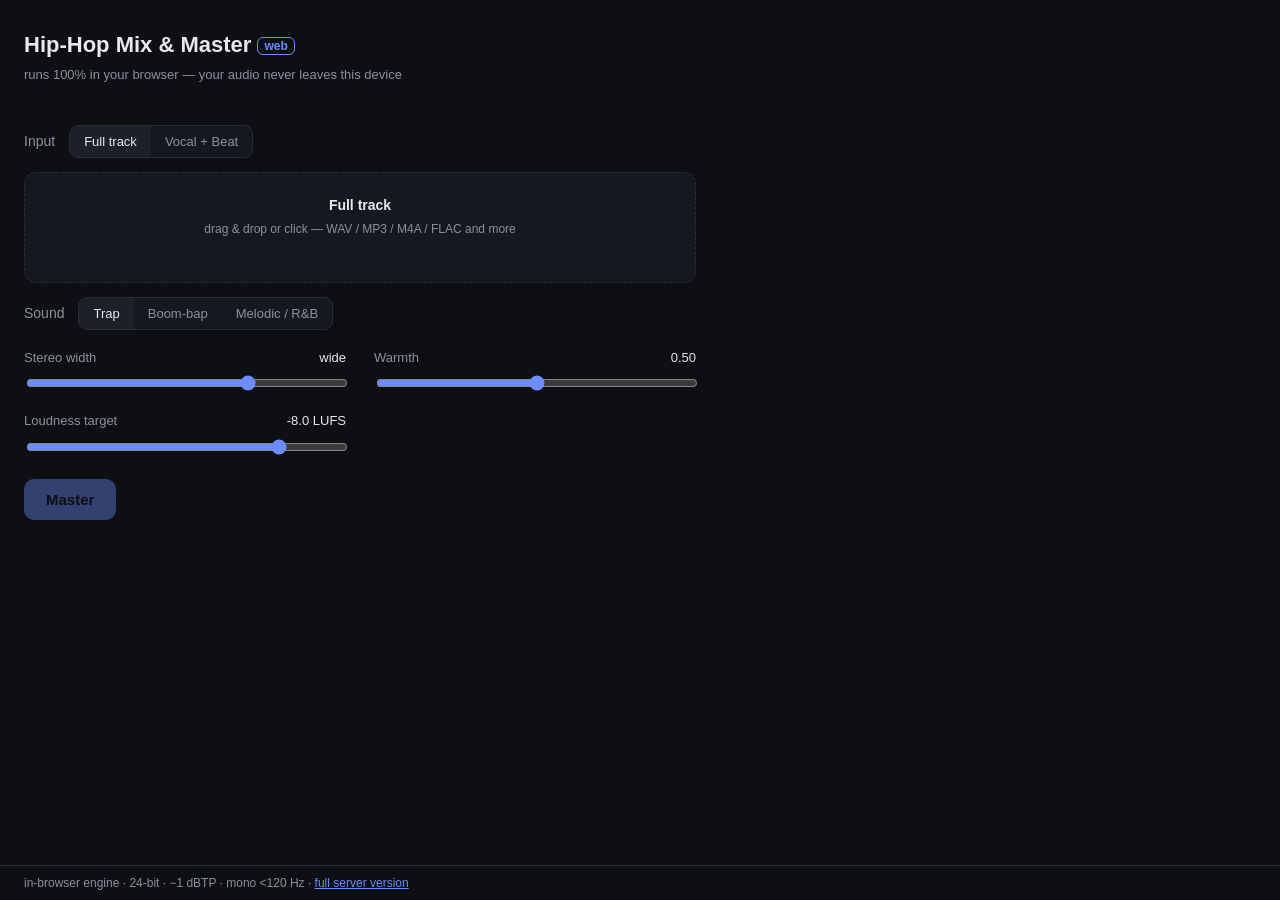
<file: index.html>
<!DOCTYPE html>
<html lang="en">
<head>
<meta charset="utf-8" />
<meta name="viewport" content="width=device-width, initial-scale=1" />
<title>Hip-Hop Mix &amp; Master — Web</title>
<link rel="stylesheet" href="style.css" />
</head>
<body>
<header>
  <h1>Hip-Hop Mix &amp; Master <span class="lite">web</span></h1>
  <p class="tag">runs 100% in your browser — your audio never leaves this device</p>
</header>

<main>
  <div class="mode-row">
    <label>Input</label>
    <div class="seg" id="input-mode">
      <button class="seg-btn active" data-input="track">Full track</button>
      <button class="seg-btn" data-input="stems">Vocal + Beat</button>
    </div>
  </div>

  <section class="drops" id="drops-track">
    <div class="drop" id="drop-track" data-kind="track">
      <div class="drop-label">Full track</div>
      <div class="drop-hint">drag &amp; drop or click — WAV / MP3 / M4A / FLAC and more</div>
      <div class="drop-file"></div>
      <input type="file" accept="audio/*,.wav,.aif,.aiff,.aifc,.flac,.mp3,.m4a,.aac,.mp4,.ogg,.oga,.opus,.wma,.webm,.caf,.w64,.alac" hidden />
    </div>
  </section>

  <section class="drops two" id="drops-stems" hidden>
    <div class="drop" data-kind="vocal">
      <div class="drop-label">Vocal</div>
      <div class="drop-hint">drag &amp; drop or click</div>
      <div class="drop-file"></div>
      <input type="file" accept="audio/*,.wav,.aif,.aiff,.aifc,.flac,.mp3,.m4a,.aac,.mp4,.ogg,.oga,.opus,.wma,.webm,.caf,.w64,.alac" hidden />
    </div>
    <div class="drop" data-kind="instrumental">
      <div class="drop-label">Instrumental</div>
      <div class="drop-hint">drag &amp; drop or click</div>
      <div class="drop-file"></div>
      <input type="file" accept="audio/*,.wav,.aif,.aiff,.aifc,.flac,.mp3,.m4a,.aac,.mp4,.ogg,.oga,.opus,.wma,.webm,.caf,.w64,.alac" hidden />
    </div>
  </section>

  <div class="mode-row">
    <label>Sound</label>
    <div class="seg" id="sound">
      <button class="seg-btn active" data-sound="trap">Trap</button>
      <button class="seg-btn" data-sound="boombap">Boom-bap</button>
      <button class="seg-btn" data-sound="melodic">Melodic / R&amp;B</button>
    </div>
  </div>

  <div class="sliders">
    <div class="slider" id="row-vocal" hidden>
      <label>Vocal vs. beat <span class="val" id="v-vocal">0.0 dB</span></label>
      <input type="range" id="s-vocal" min="-6" max="6" step="0.5" value="0" />
    </div>
    <div class="slider">
      <label>Stereo width <span class="val" id="v-width">wide</span></label>
      <input type="range" id="s-width" min="0" max="1" step="0.05" value="0.7" />
    </div>
    <div class="slider">
      <label>Warmth <span class="val" id="v-warmth">0.50</span></label>
      <input type="range" id="s-warmth" min="0" max="1" step="0.05" value="0.5" />
    </div>
    <div class="slider">
      <label>Loudness target <span class="val" id="v-loud">-8.0 LUFS</span></label>
      <input type="range" id="s-loud" min="-12" max="-7" step="0.5" value="-8" />
    </div>
  </div>

  <button id="master-btn" class="primary" disabled>Master</button>
  <div id="prog-wrap" hidden>
    <div class="prog-outer"><div class="prog-inner" id="prog-bar"></div></div>
    <div id="prog-label"></div>
  </div>
  <div id="status" class="status"></div>

  <section id="result" hidden>
    <div class="ab-head">
      <span>A/B (real levels)</span>
      <div class="seg" id="ab-toggle">
        <button class="seg-btn" data-ab="pre">Before</button>
        <button class="seg-btn active" data-ab="master">After (master)</button>
      </div>
    </div>
    <audio id="player" controls></audio>
    <div id="report" class="report"></div>
    <a id="download" class="primary download" download="master.wav">Download 24-bit WAV</a>
  </section>
</main>

<footer>in-browser engine · 24-bit · −1 dBTP · mono &lt;120 Hz ·
  <a href="https://github.com/ddeonmadeit/master-tool">full server version</a></footer>

<script src="app.js"></script>
</body>
</html>
</file>
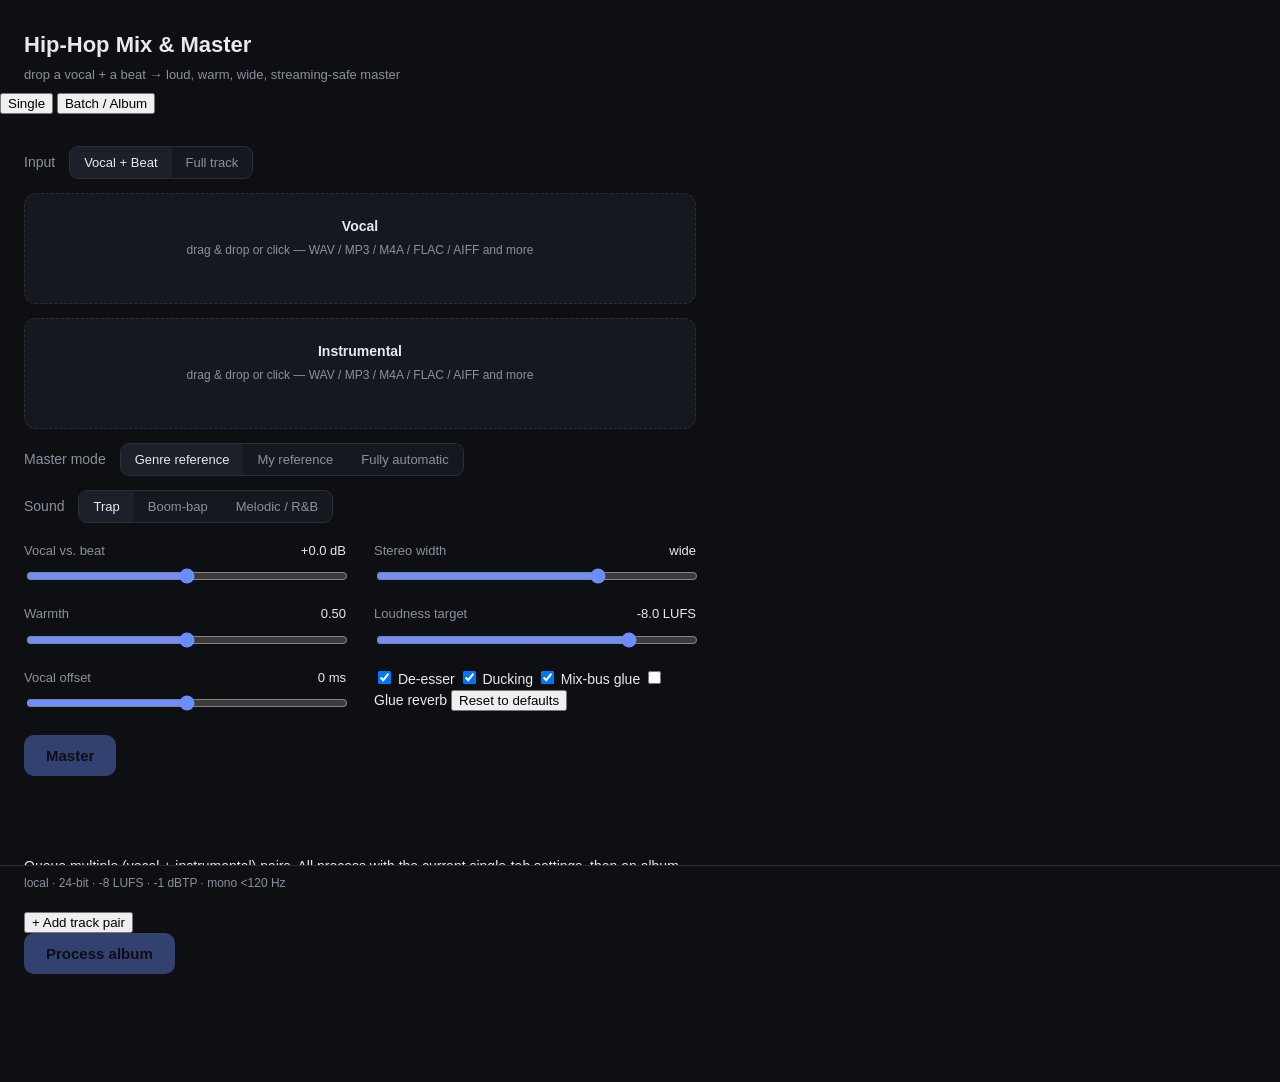
<file: static/index.html>
<!DOCTYPE html>
<html lang="en">
<head>
<meta charset="utf-8" />
<meta name="viewport" content="width=device-width, initial-scale=1" />
<title>Hip-Hop Mix &amp; Master</title>
<link rel="stylesheet" href="/style.css?v=11" />
</head>
<body>
<header>
  <h1>Hip-Hop Mix &amp; Master</h1>
  <p class="tag">drop a vocal + a beat → loud, warm, wide, streaming-safe master</p>
</header>

<nav class="tabs">
  <button class="tab active" data-tab="single">Single</button>
  <button class="tab" data-tab="batch">Batch / Album</button>
</nav>

<!-- ───────────────────────── SINGLE ───────────────────────── -->
<main id="single" class="panel active">
  <div class="mode-row input-row">
    <label>Input</label>
    <div class="seg" id="input-mode">
      <button class="seg-btn active" data-input="stems">Vocal + Beat</button>
      <button class="seg-btn" data-input="track">Full track</button>
    </div>
  </div>

  <section class="drops" id="drops-stems">
    <div class="drop" id="drop-vocal" data-kind="vocal">
      <div class="drop-label">Vocal</div>
      <div class="drop-hint">drag &amp; drop or click — WAV / MP3 / M4A / FLAC / AIFF and more</div>
      <div class="drop-file"></div>
      <input type="file" accept="audio/*,.wav,.aif,.aiff,.aifc,.flac,.mp3,.m4a,.aac,.mp4,.ogg,.oga,.opus,.wma,.webm,.caf,.w64,.alac" hidden />
    </div>
    <div class="drop" id="drop-instrumental" data-kind="instrumental">
      <div class="drop-label">Instrumental</div>
      <div class="drop-hint">drag &amp; drop or click — WAV / MP3 / M4A / FLAC / AIFF and more</div>
      <div class="drop-file"></div>
      <input type="file" accept="audio/*,.wav,.aif,.aiff,.aifc,.flac,.mp3,.m4a,.aac,.mp4,.ogg,.oga,.opus,.wma,.webm,.caf,.w64,.alac" hidden />
    </div>
  </section>

  <section class="drops" id="drops-track" hidden>
    <div class="drop" id="drop-track" data-kind="track">
      <div class="drop-label">Full track</div>
      <div class="drop-hint">your finished mix (vocal + beat together) — master only, no re-mixing</div>
      <div class="drop-file"></div>
      <input type="file" accept="audio/*,.wav,.aif,.aiff,.aifc,.flac,.mp3,.m4a,.aac,.mp4,.ogg,.oga,.opus,.wma,.webm,.caf,.w64,.alac" hidden />
    </div>
  </section>

  <section class="controls">
    <div class="mode-row">
      <label>Master mode</label>
      <div class="seg" id="mode">
        <button class="seg-btn active" data-mode="genre">Genre reference</button>
        <button class="seg-btn" data-mode="my_reference">My reference</button>
        <button class="seg-btn" data-mode="auto">Fully automatic</button>
      </div>
    </div>

    <div class="mode-row" id="sound-row">
      <label>Sound</label>
      <div class="seg" id="sound">
        <button class="seg-btn active" data-sound="trap">Trap</button>
        <button class="seg-btn" data-sound="boombap">Boom-bap</button>
        <button class="seg-btn" data-sound="melodic">Melodic / R&amp;B</button>
      </div>
    </div>

    <div class="drop small" id="drop-reference" data-kind="reference" hidden>
      <div class="drop-label">Reference track</div>
      <div class="drop-hint">drop your reference master</div>
      <div class="drop-file"></div>
      <input type="file" accept="audio/*,.wav,.aif,.aiff,.aifc,.flac,.mp3,.m4a,.aac,.mp4,.ogg,.oga,.opus,.wma,.webm,.caf,.w64,.alac" hidden />
    </div>

    <div class="sliders">
      <div class="slider mix-only">
        <label>Vocal vs. beat <span class="val" id="v-vocal">0.0 dB</span></label>
        <input type="range" id="s-vocal" min="-6" max="6" step="0.5" value="0" />
      </div>
      <div class="slider">
        <label>Stereo width <span class="val" id="v-width">wide</span></label>
        <input type="range" id="s-width" min="0" max="1" step="0.05" value="0.7" />
      </div>
      <div class="slider">
        <label>Warmth <span class="val" id="v-warmth">0.50</span></label>
        <input type="range" id="s-warmth" min="0" max="1" step="0.05" value="0.5" />
      </div>
      <div class="slider">
        <label>Loudness target <span class="val" id="v-loud">-8.0 LUFS</span></label>
        <input type="range" id="s-loud" min="-12" max="-7" step="0.5" value="-8" />
      </div>
      <div class="slider mix-only">
        <label>Vocal offset <span class="val" id="v-offset">0 ms</span></label>
        <input type="range" id="s-offset" min="-50" max="50" step="1" value="0" />
      </div>
      <div class="toggles">
        <label class="mix-only"><input type="checkbox" id="t-deess" checked /> De-esser</label>
        <label class="mix-only"><input type="checkbox" id="t-duck" checked /> Ducking</label>
        <label><input type="checkbox" id="t-glue" checked /> Mix-bus glue</label>
        <label class="mix-only"><input type="checkbox" id="t-verb" /> Glue reverb</label>
        <button id="reset-defaults" class="ghost" type="button" title="Reset every control to the recommended defaults">Reset to defaults</button>
      </div>
    </div>

    <button id="master-btn" class="primary" disabled>Master</button>
    <div id="prog-wrap" hidden>
      <div class="prog-outer"><div class="prog-inner" id="prog-bar"></div></div>
      <div id="prog-label"></div>
    </div>
    <div id="status" class="status"></div>
  </section>

  <section id="result" class="result" hidden>
    <div id="notices" class="notices"></div>
    <div class="ab">
      <div class="ab-head">
        <span>A/B preview</span>
        <div class="seg" id="ab-toggle">
          <button class="seg-btn" data-ab="pre">Before (mix)</button>
          <button class="seg-btn active" data-ab="master">After (master)</button>
        </div>
      </div>
      <div class="ab-head">
        <span class="ab-sub">Level</span>
        <div class="seg" id="ab-level">
          <button class="seg-btn active" data-level="real">Real — hear it louder</button>
          <button class="seg-btn" data-level="matched">Matched — judge tone</button>
        </div>
      </div>
      <audio id="player" controls></audio>
      <p class="ab-note" id="ab-note"></p>
    </div>
    <div id="report" class="report"></div>
    <a id="download" class="primary download" download>Download 24-bit WAV</a>
  </section>
</main>

<!-- ───────────────────────── BATCH ───────────────────────── -->
<main id="batch" class="panel">
  <section class="batch-intro">
    <p>Queue multiple (vocal + instrumental) pairs. All process with the current
       single-tab settings, then an album pass aligns every track to one loudness.</p>
    <button id="add-pair" class="ghost">+ Add track pair</button>
  </section>
  <div id="pairs" class="pairs"></div>
  <button id="batch-btn" class="primary" disabled>Process album</button>
  <div id="batch-status" class="status"></div>
  <div id="batch-result" class="batch-result"></div>
</main>

<footer>local · 24-bit · -8 LUFS · -1 dBTP · mono &lt;120 Hz</footer>

<script src="/app.js?v=11"></script>
</body>
</html>
</file>
<file: style.css>
:root {
  --bg: #0e0f13; --panel: #16181f; --panel-2: #1d2029; --line: #2a2e3a;
  --text: #e7e9ee; --muted: #8b909e; --accent: #6c8cff; --good: #46d6a0; --bad: #ff6b6b;
}
* { box-sizing: border-box; }
[hidden] { display: none !important; }
body {
  margin: 0; font: 14px/1.5 -apple-system, BlinkMacSystemFont, "Segoe UI", Roboto, sans-serif;
  background: var(--bg); color: var(--text); padding-bottom: 60px;
}
header { padding: 28px 24px 8px; }
h1 { margin: 0; font-size: 22px; }
.lite { font-size: 12px; color: var(--accent); border: 1px solid var(--accent); border-radius: 6px; padding: 1px 6px; vertical-align: middle; }
.tag { margin: 4px 0 0; color: var(--muted); font-size: 13px; }
main { max-width: 720px; padding: 18px 24px; }

.mode-row { display: flex; align-items: center; gap: 14px; flex-wrap: wrap; margin: 14px 0; }
.mode-row > label { color: var(--muted); }
.seg { display: inline-flex; background: var(--panel); border: 1px solid var(--line); border-radius: 9px; overflow: hidden; }
.seg-btn { background: none; border: none; color: var(--muted); padding: 8px 14px; cursor: pointer; font-size: 13px; }
.seg-btn.active { background: var(--panel-2); color: var(--text); }

.drops { display: grid; grid-template-columns: 1fr; gap: 14px; margin: 14px 0; }
.drops.two { grid-template-columns: 1fr 1fr; }
.drop {
  background: var(--panel); border: 1.5px dashed var(--line); border-radius: 12px;
  padding: 22px 16px; text-align: center; cursor: pointer;
}
.drop.over { border-color: var(--accent); }
.drop.loaded { border-style: solid; border-color: var(--good); }
.drop-label { font-weight: 600; }
.drop-hint { color: var(--muted); font-size: 12px; margin-top: 4px; }
.drop-file { color: var(--good); font-size: 12px; margin-top: 6px; min-height: 16px; }

.sliders { margin: 18px 0; display: grid; grid-template-columns: 1fr 1fr; gap: 14px 28px; }
.slider label { display: flex; justify-content: space-between; color: var(--muted); font-size: 13px; margin-bottom: 6px; }
.slider .val { color: var(--text); font-variant-numeric: tabular-nums; }
input[type=range] { width: 100%; accent-color: var(--accent); }

.primary {
  background: var(--accent); color: #0b0d12; font-weight: 700; border: none;
  border-radius: 10px; padding: 12px 22px; font-size: 15px; cursor: pointer;
}
.primary:disabled { opacity: .4; cursor: not-allowed; }
.status { margin-top: 12px; color: var(--muted); min-height: 18px; }
.status.err { color: var(--bad); }

#prog-wrap { margin-top: 14px; }
.prog-outer { background: var(--panel-2); border-radius: 4px; height: 6px; margin-bottom: 6px; overflow: hidden; }
.prog-inner { background: var(--accent); border-radius: 4px; height: 6px; width: 0; transition: width .4s ease; }
#prog-label { font-size: .75rem; color: var(--muted); }

#result { margin-top: 26px; border-top: 1px solid var(--line); padding-top: 22px; }
.ab-head { display: flex; justify-content: space-between; align-items: center; margin-bottom: 10px; }
audio { width: 100%; margin: 8px 0 14px; }
.report { display: flex; flex-wrap: wrap; gap: 10px 22px; margin-bottom: 16px; }
.metric .k { color: var(--muted); font-size: 12px; }
.metric .vv { font-size: 16px; font-variant-numeric: tabular-nums; }
.chip { border-radius: 20px; padding: 3px 10px; font-size: 12px; border: 1px solid var(--line); }
.chip.ok { color: var(--good); border-color: var(--good); }
.chip.no { color: var(--bad); border-color: var(--bad); }
.download { display: inline-block; text-decoration: none; }
footer { position: fixed; bottom: 0; left: 0; right: 0; background: var(--bg); border-top: 1px solid var(--line); color: var(--muted); font-size: 12px; padding: 8px 24px; }
footer a { color: var(--accent); }
</file>
